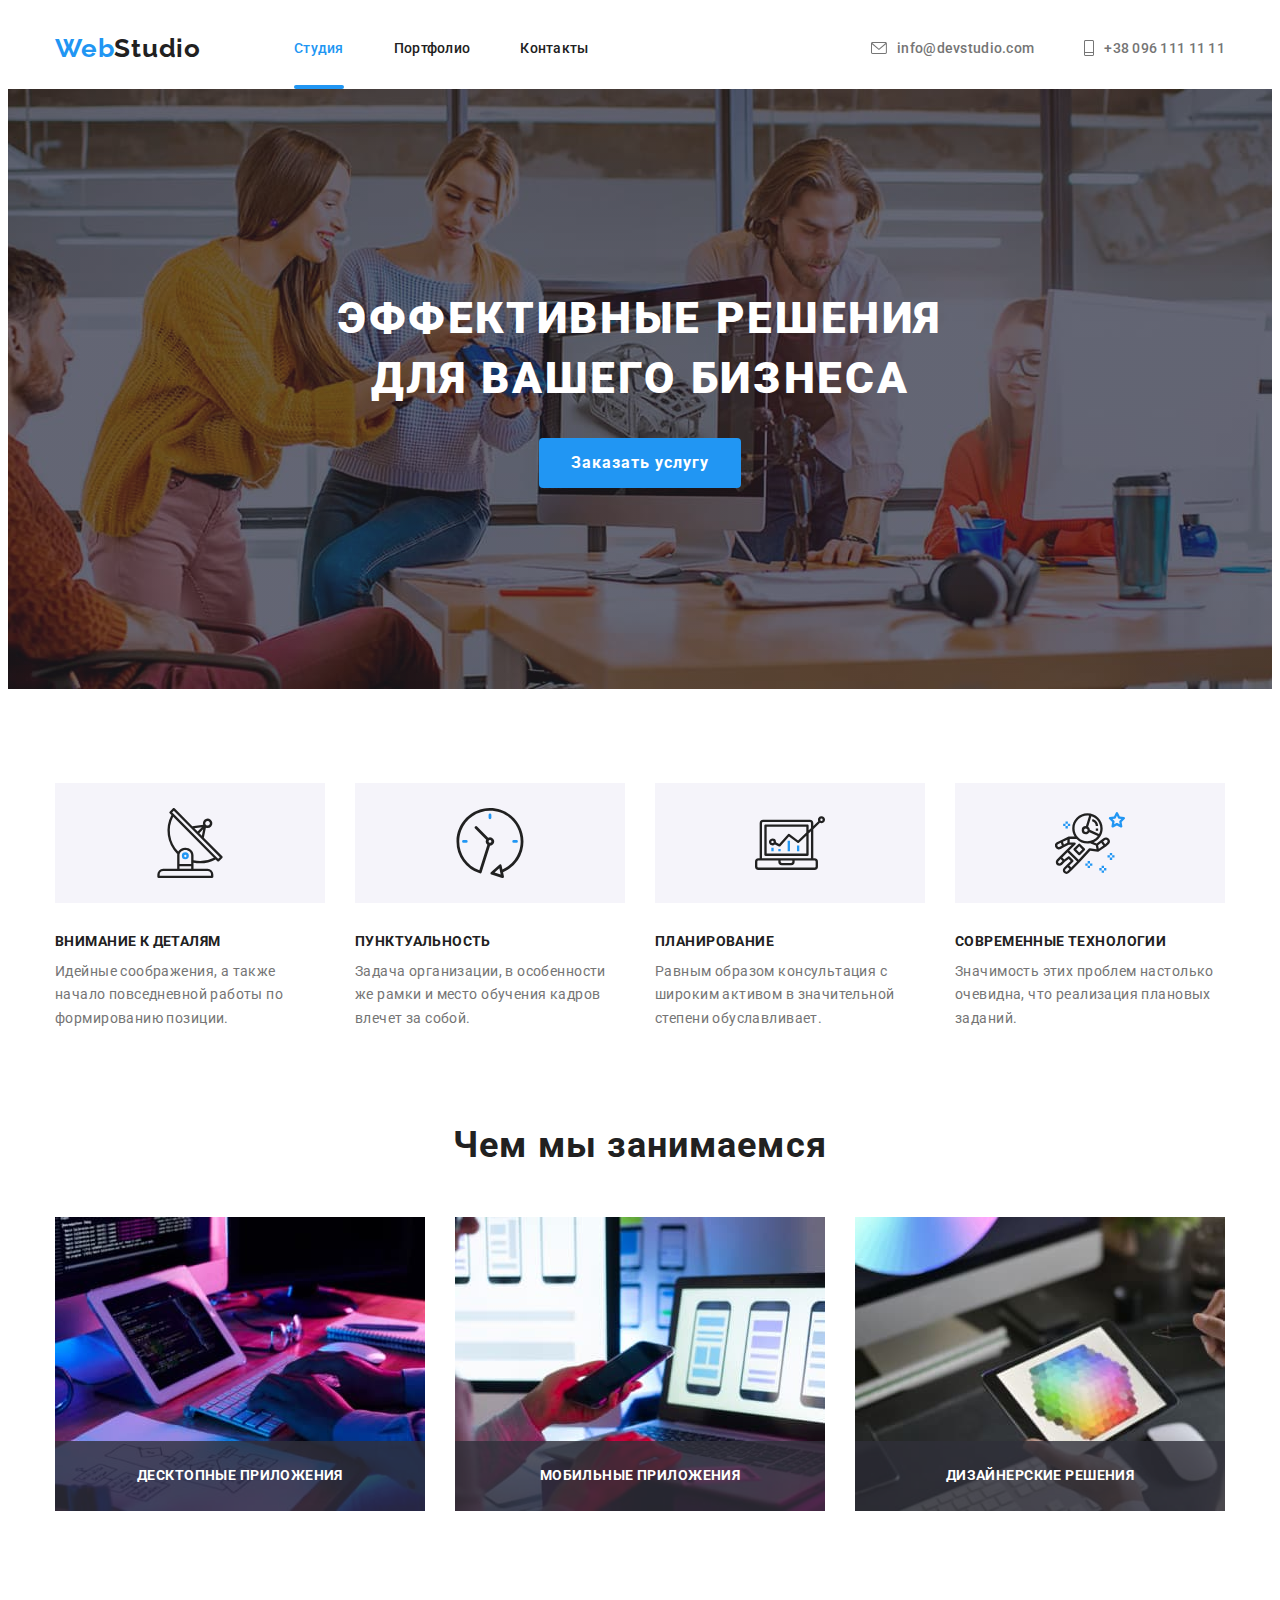
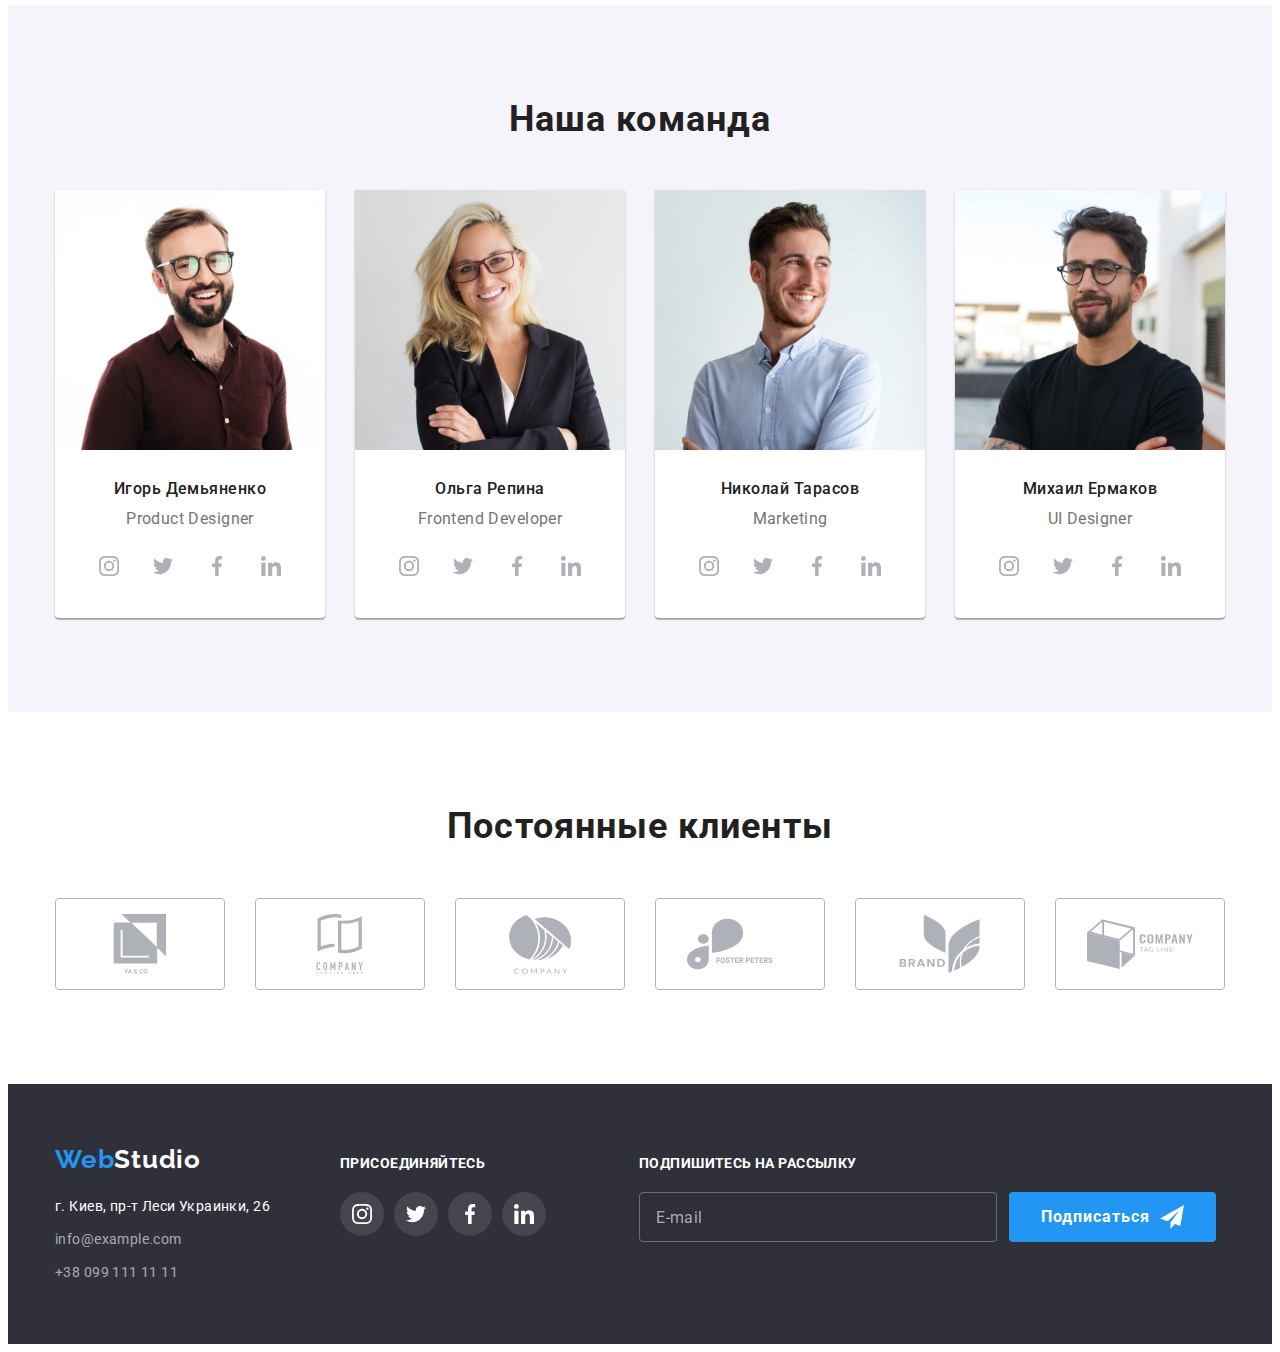
<file: index.html>
<!DOCTYPE html>
<html lang="ru">

<head>
    <meta charset="UTF-8">
    <meta http-equiv="X-UA-Compatible" content="IE=edge">
    <meta name="viewport" content="width=device-width, initial-scale=1.0">
    <title>WebStudio</title>
    <link rel="preconnect" href="https://fonts.googleapis.com">
    <link rel="preconnect" href="https://fonts.gstatic.com" crossorigin>
    <link href="https://fonts.googleapis.com/css2?family=Raleway:wght@700&family=Roboto:wght@400;500;700;900&display=swap"
        rel="stylesheet">
    <link rel="stylesheet" href="https://cdnjs.cloudflare.com/ajax/libs/modern-normalize/1.1.0/modern-normalize.min.css"
        integrity="sha512-wpPYUAdjBVSE4KJnH1VR1HeZfpl1ub8YT/NKx4PuQ5NmX2tKuGu6U/JRp5y+Y8XG2tV+wKQpNHVUX03MfMFn9Q=="
        crossorigin="anonymous" referrerpolicy="no-referrer" />
    <link rel="stylesheet" href="./css/main.min.css">
    
</head>

<body>
    <header class="header">
       <div class="container nav">
            <nav class="header-nav">
                <!--logo-->
                <a class="logo" href="./index.html">Web<span>Studio</span></a>
                <!--nav-->
                <ul class="header-list">
                    <li><a class="link current" href="./index.html">Студия</a></li>
                    <li><a class="link" href="./portfolio.html">Портфолио</a></li>
                    <li><a class="link" href="#">Контакты</a></li>
                </ul>
            </nav>
            <!--contacts-->
            <ul class="header-list-contacts">
                <li>
                    <a class="link" href="mailto:info@devstudio.com">
                        <svg class="icon" width="16px" height="12px">
                           <use href="./images/sprite.svg#icon-mail"></use>
                        </svg>info@devstudio.com
                   </a>
                </li>
                <li>
                    <a class="link" href="tel:+380961111111">
                        <svg class="icon" width="10px" height="16px">
                            <use href="./images/sprite.svg#icon-tel"></use>
                        </svg>+38 096 111 11 11
                    </a>
                </li>
            </ul>
       </div>
    </header>
    <!--main-->
    <main class="main">
        <!--кнопка заказать услугу-->
        <section class="section-one overlay">
            <div class="container">
                <h1 class="section-one-title">Эффективные решения для вашего бизнеса</h1>
                <button class="button" type="button" data-modal-open>Заказать услугу</button>
            </div>
        </section>
        <!--плюсы и преимущества-->
        <section class="section-two">
           <div class="container">
                <!--скрытый заголовок-->
                <h2 class="section-two-title">Наши плюсы и преимущества</h2>
                <ul class="section-two-list">
                    <li>
                        <h3 class="title">Внимание к деталям</h3>
                        <p>Идейные соображения, а также начало повседневной работы по формированию позиции.</p>
                    </li>
                    <li>
                        <h3 class="title">Пунктуальность</h3>
                        <p>Задача организации, в особенности же рамки и место обучения кадров влечет за собой.</p>
                    </li>
                    <li>
                        <h3 class="title">Планирование</h3>
                        <p>Равным образом консультация с широким активом в значительной степени обуславливает.</p>
                    </li>
                    <li>
                        <h3 class="title">Современные технологии</h3>
                        <p>Значимость этих проблем настолько очевидна, что реализация плановых заданий.</p>
                    </li>
                </ul>
           </div>
        </section>
        <!--чем занимаемся-->
        <section class="section-three">
            <div class="container">
                <h2 class="section-three-title">Чем мы занимаемся</h2>
                <ul class="section-three-list">
                    <li>
                        <img src="./images/cod.jpg" alt="Процесс написания кода" width="370">
                        <p>Десктопные приложения</p>
                    </li>
                    <li>
                        <img src="./images/app.jpg" alt="Разработки приложений" width="370">
                        <p>Мобильные приложения</p>
                    </li>
                    <li>
                        <img src="./images/design.jpg" alt="Работа с дизайном" width="370">
                        <p>Дизайнерские решения</p>
                    </li>
                </ul>
            </div>
        </section>
        <!--команда-->
        <section class="section-four">
            <div class="container">
                <h2 class="section-four__title">Наша команда</h2>
                <ul class="section-four__list team">
                    <li class="team__card">
                        <img class="team__img" src="./images/ihor.jpg" alt="Игорь Демьяненко" width="270">
                        <div class="name">
                           <h3 class="team__title">Игорь Демьяненко</h3>
                           <p class="team__text">Product Designer</p>
                          <div class="soc">
                            <ul class="soc__list">
                                <li class="soc__item">
                                    <a class="soc__link" href="">
                                        <svg class="soc__icon">
                                            <use href="./images/sprite.svg#icon-instagram"></use>
                                        </svg>
                                    </a>
                                </li>
                                <li class="soc__item">
                                    <a class="soc__link" href="">
                                        <svg class="soc__icon">
                                            <use href="./images/sprite.svg#icon-twitter"></use>
                                        </svg>
                                    </a>
                                </li>
                                <li class="soc__item">
                                    <a class="soc__link" href="">
                                        <svg class="soc__icon">
                                            <use href="./images/sprite.svg#icon-facebook"></use>
                                        </svg>
                                    </a>
                                </li>
                                <li class="soc__item">
                                    <a class="soc__link" href="">
                                        <svg class="soc__icon">
                                            <use href="./images/sprite.svg#icon-linkedin"></use>
                                        </svg>
                                    </a>
                                </li>
                            </ul>
                         </div>
                    </div>
                        </li>
                    <li class="team__card">
                        <img class="team__img" src="./images/olga.jpg" alt="Ольга Репина" width="270">
                        <div class="name">
                           <h3 class="team__title">Ольга Репина</h3>
                           <p class="team__text">Frontend Developer</p>
                            <div class="soc">
                                <ul class="soc__list">
                                    <li class="soc__item">
                                        <a class="soc__link" href="">
                                            <svg class="soc__icon">
                                                <use href="./images/sprite.svg#icon-instagram"></use>
                                            </svg>
                                        </a>
                                    </li>
                                    <li class="soc__item">
                                        <a class="soc__link" href="">
                                            <svg class="soc__icon">
                                                <use href="./images/sprite.svg#icon-twitter"></use>
                                            </svg>
                                        </a>
                                    </li>
                                    <li class="soc__item">
                                        <a class="soc__link" href="">
                                            <svg class="soc__icon">
                                                <use href="./images/sprite.svg#icon-facebook"></use>
                                            </svg>
                                        </a>
                                    </li>
                                    <li class="soc__item">
                                        <a class="soc__link" href="">
                                            <svg class="soc__icon">
                                                <use href="./images/sprite.svg#icon-linkedin"></use>
                                            </svg>
                                        </a>
                                    </li>
                                </ul>
                            </div>
                        </div>
                    </li>
                    <li class="team__card">
                        <img class="team__img" src="./images/nikolai.jpg" alt="Николай Тарасов" width="270">
                        <div class="name">
                           <h3 class="team__title">Николай Тарасов</h3>
                           <p class="team__text">Marketing</p>
                            <div class="soc">
                                <ul class="soc__list">
                                    <li class="soc__item">
                                        <a class="soc__link" href="">
                                            <svg class="soc__icon">
                                                <use href="./images/sprite.svg#icon-instagram"></use>
                                            </svg>
                                        </a>
                                    </li>
                                    <li class="soc__item">
                                        <a class="soc__link" href="">
                                            <svg class="soc__icon">
                                                <use href="./images/sprite.svg#icon-twitter"></use>
                                            </svg>
                                        </a>
                                    </li>
                                    <li class="soc__item">
                                        <a class="soc__link" href="">
                                            <svg class="soc__icon">
                                                <use href="./images/sprite.svg#icon-facebook"></use>
                                            </svg>
                                        </a>
                                    </li>
                                    <li class="soc__item">
                                        <a class="soc__link" href="">
                                            <svg class="soc__icon">
                                                <use href="./images/sprite.svg#icon-linkedin"></use>
                                            </svg>
                                        </a>
                                    </li>
                                </ul>
                            </div>
                        </div>
                    </li>
                    <li class="team__card">
                        <img class="team__img" src="./images/mihailo.jpg" alt="Михаил Ермаков" width="270">
                        <div class="name">
                           <h3 class="team__title">Михаил Ермаков</h3>
                           <p class="team__text">UI Designer</p>
                            <div class="soc">
                                <ul class="soc__list">
                                    <li class="soc__item">
                                        <a class="soc__link" href="">
                                            <svg class="soc__icon">
                                                <use href="./images/sprite.svg#icon-instagram"></use>
                                            </svg>
                                        </a>
                                    </li>
                                    <li class="soc__item">
                                        <a class="soc__link" href="">
                                            <svg class="soc__icon">
                                                <use href="./images/sprite.svg#icon-twitter"></use>
                                            </svg>
                                        </a>
                                    </li>
                                    <li class="soc__item">
                                        <a class="soc__link" href="">
                                            <svg class="soc__icon">
                                                <use href="./images/sprite.svg#icon-facebook"></use>
                                            </svg>
                                        </a>
                                    </li>
                                    <li class="soc__item">
                                        <a class="soc__link" href="">
                                            <svg class="soc__icon">
                                                <use href="./images/sprite.svg#icon-linkedin"></use>
                                            </svg>
                                        </a>
                                    </li>
                                </ul>
                            </div>
                        </div>
                    </li>
                </ul>
             </div>
        </section>
        <!--клиенты-->
        <section class="section">
            <div class="container">
                <h1 class="section-title clients">Постоянные клиенты</h1>
                <div>
                    <ul class="clients-list">
                        <li class="clients-item">
                            <a class="clients-link" href="">
                                <svg class="clients-icon">
                                    <use href="./images/sprite.svg#icon-client-1"></use>
                                </svg>
                            </a>
                        </li>
                        <li class="clients-item">
                            <a class="clients-link" href="">
                                <svg class="clients-icon">
                                    <use href="./images/sprite.svg#icon-client-2"></use>
                                </svg>
                            </a>
                        </li>
                        <li class="clients-item">
                            <a class="clients-link" href="">
                                <svg class="clients-icon">
                                    <use href="./images/sprite.svg#icon-client-3"></use>
                                </svg>
                            </a>
                        </li>
                        <li class="clients-item">
                            <a class="clients-link" href="">
                                <svg class="clients-icon">
                                    <use href="./images/sprite.svg#icon-client-4"></use>
                                </svg>
                            </a>
                        </li>
                        <li class="clients-item">
                            <a class="clients-link" href="">
                                <svg class="clients-icon">
                                    <use href="./images/sprite.svg#icon-client-5"></use>
                                </svg>
                            </a>
                        </li>
                        <li class="clients-item">
                            <a class="clients-link" href="">
                                <svg class="clients-icon">
                                    <use href="./images/sprite.svg#icon-client-6"></use>
                                </svg>
                            </a>
                        </li>
                    </ul>
                </div>
            </div>
        
        </section>
    </main>
    <!--footer-->
    <footer class="footer">
      <div class="container ftr">
            <div class="div-footer">
                <a class="logo-footer" href="./index.html">Web<span>Studio</span></a>
                <address>
                    <ul class="address">
                        <li><a class="link-address" href="https://goo.gl/maps/ifKrriMA3QEDocWd7">г. Киев, пр-т Леси Украинки, 26</a>
                            <br /></li>
                        <li><a class="link" href="mailto:info@example.com">info@example.com</a> <br /></li>
                        <li><a class="link" href="tel:+380991111111">+38 099 111 11 11</a></li>
                    </ul>
                </address>
            </div>
            <div class="div-footer-soc-links">
                <h2 class="title-footer-links">присоединяйтесь</h2>
                <ul class="soc-footer-list">
                    <li class="soc-footer-item">
                        <a class="soc-footer-link" href="">
                            <svg class="soc-footer-icon">
                                <use href="./images/sprite.svg#icon-instagram"></use>
                            </svg>
                        </a>
                    </li>
                    <li class="soc-footer-item">
                        <a class="soc-footer-link" href="">
                            <svg class="soc-footer-icon">
                                <use href="./images/sprite.svg#icon-twitter"></use>
                            </svg>
                        </a>
                    </li>
                    <li class="soc-footer-item">
                        <a class="soc-footer-link" href="">
                            <svg class="soc-footer-icon">
                                <use href="./images/sprite.svg#icon-facebook"></use>
                            </svg>
                        </a>
                    </li>
                    <li class="soc-footer-item">
                        <a class="soc-footer-link" href="">
                            <svg class="soc-footer-icon">
                                <use href="./images/sprite.svg#icon-linkedin"></use>
                            </svg>
                        </a>
                    </li>
                </ul>
            </div>
            <div class="submit">
                <h2 class="submit-form-title">Подпишитесь на рассылку</h2>
                <form class="submit-form">
                    <input type="email" class="submit-form-input" name="mail" placeholder="E-mail" />
                    <button type="submit" class="submit-form-button">Подписаться
                        <svg class="submit-form-icon" style="width: 24px; height: 24px">
                            <use href="./images/sprite.svg#icon-send"></use>
                        </svg>
                    </button>
                </form>
            </div>
      </div>
    </footer>

    <!--modal-->
    <div class="backdrop is-hidden" data-modal>
        <div class="modal">
            <form class="form">
                <h2 class="modal-title">Оставьте свои данные, мы вам перезвоним</h2>
                <ul class="form-list">
                    <li class="form-field">
                        <label for="name" class="form-label">Имя</label>
                        <input type="text" name="name" id="name" placeholder="" autofocus class="modal-input" />
                        <svg class="icon-modal" style="width: 12px; height: 12px">
                            <use href="./images/sprite.svg#icon-name"></use>
                        </svg>
                    </li>
                    <li class="form-field">
                        <label for="tel" class="form-label">Телефон</label>
                        <input type="tel" name="tel" id="tel" placeholder=" " class="modal-input" />
                        <svg class="icon-modal" style="width: 13px; height: 13px">
                            <use href="./images/sprite.svg#icon-number"></use>
                        </svg>
                    </li>
                    <li class="form-field">
                        <label for="mail" class="form-label">Почта</label>
                        <input type="email" name="mail" id="mail" placeholder=" " class="modal-input" />
                        <svg class="icon-modal" style="width: 15px; height: 12px">
                            <use href="./images/sprite.svg#icon-email"></use>
                        </svg>
                    </li>
                    <li class="form-field">
                        <label for="comment" class="form-label">Коментарий</label>
                        <textarea class="comment" name="comment" id="comment" rows="8" placeholder="Введите текст"></textarea>
                    </li>
                    <li class="form-field policy">
                        <label class="policy-label">
                            <input class="checkbox" type="checkbox" name="policy" value="true" />
                            <svg class="icon-modal-checkbox" style="width: 16px; height: 15px">
                                <use href="./images/sprite.svg#icon-check"></use>
                            </svg>
                            <span class="policy-text">Соглашаюсь с рассылкой и принимаю</span>
                            <a href="#" class="policy-link">Условия договора</a>
                        </label>
                    </li>
                </ul>
                <button type="submit" class="modal-button-submit">Отправить</button>
            </form>


            <button class="close-modal" type="button" data-modal-close>
                <svg class="close-svg">
                    <use href="./images/close.svg#icon-close"></use>
                </svg>
            </button>
        </div>
    </div>
    
    <script src="./js/modal.js"></script>
</body>

</html>
</file>
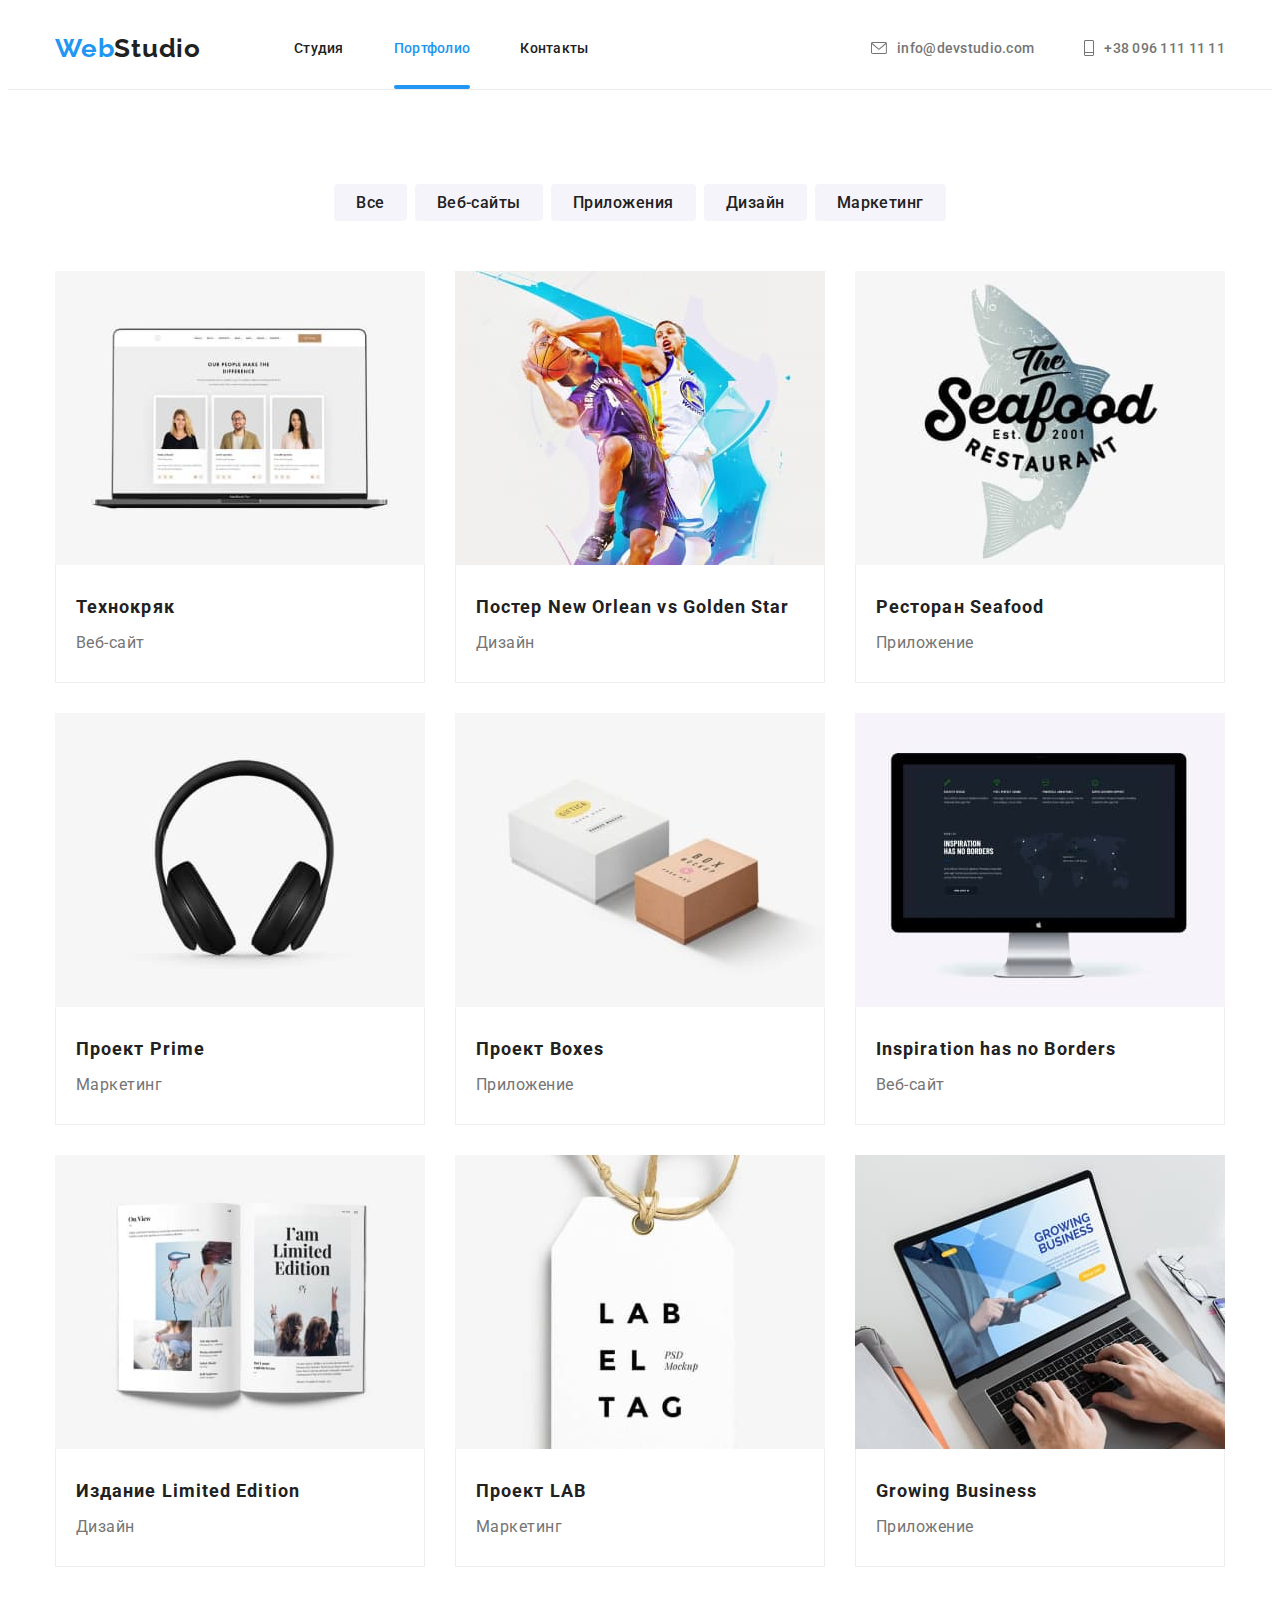
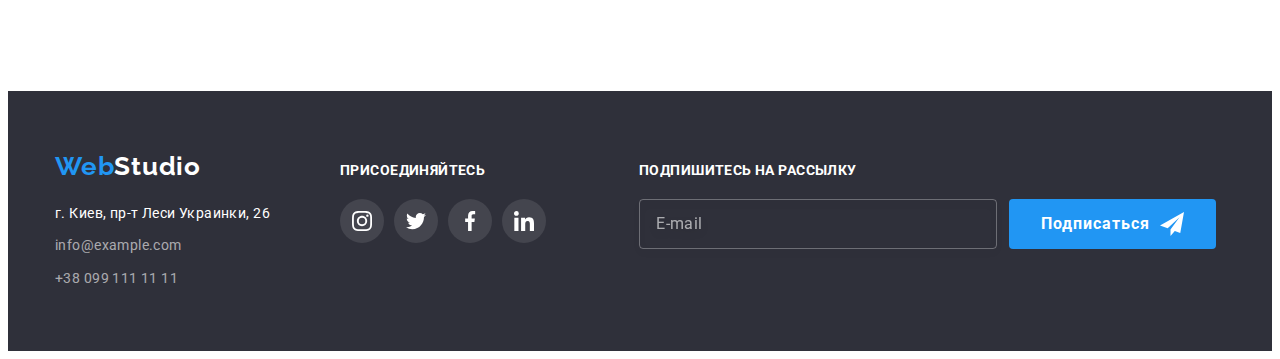
<file: portfolio.html>
<!DOCTYPE html>
<html lang="ru">

<head>
    <meta charset="UTF-8">
    <meta http-equiv="X-UA-Compatible" content="IE=edge">
    <meta name="viewport" content="width=device-width, initial-scale=1.0">
    <title>Portfolio</title>
    <link rel="preconnect" href="https://fonts.googleapis.com">
    <link rel="preconnect" href="https://fonts.gstatic.com" crossorigin>
    <link href="https://fonts.googleapis.com/css2?family=Raleway:wght@700&family=Roboto:wght@400;500;700;900&display=swap"
        rel="stylesheet">
    <link rel="stylesheet" href="https://cdnjs.cloudflare.com/ajax/libs/modern-normalize/1.1.0/modern-normalize.min.css"
        integrity="sha512-wpPYUAdjBVSE4KJnH1VR1HeZfpl1ub8YT/NKx4PuQ5NmX2tKuGu6U/JRp5y+Y8XG2tV+wKQpNHVUX03MfMFn9Q=="
        crossorigin="anonymous" referrerpolicy="no-referrer" />
    <link rel="stylesheet" href="./css/main.min.css">
</head>

<body>
    <header class="header">
       <div class="container nav">
            <nav class="header-nav">
                <!--logo-->
                <a class="logo" href="./index.html">Web<span>Studio</span></a>
                <!--nav-->
                <ul class="header-list">
                    <li><a class="link" href="./index.html">Студия</a></li>
                    <li><a class="link current" href="./portfolio.html">Портфолио</a></li>
                    <li><a class="link" href="#">Контакты</a></li>
                </ul>
            </nav>
            <!--contacts-->
            <ul class="header-list-contacts">
                <li>
                    <a class="link" href="mailto:info@devstudio.com">
                        <svg class="icon" width="16px" height="12px">
                            <use href="./images/sprite.svg#icon-mail"></use>
                        </svg>info@devstudio.com
                    </a>
                </li>
                <li>
                    <a class="link" href="tel:+380961111111">
                        <svg class="icon" width="10px" height="16px">
                            <use href="./images/sprite.svg#icon-tel"></use>
                        </svg>+38 096 111 11 11
                    </a>
                </li>
            </ul>
       </div>
    </header>
    <main class="portfolio-main">
        <section class="portfolio-section-one">
           <div class="container">
                <!--скрытый заголовок-->
                <h1 class="portfolio-section-one__title">Наши проекты</h1>
                <ul class="portfolio-section-one__list">
                    <li class="portfolio-section-one__item"><button class="portfolio-section-one__button" type="button">Все</button></li>
                    <li class="portfolio-section-one__item"><button class="portfolio-section-one__button" type="button">Веб-сайты</button></li>
                    <li class="portfolio-section-one__item"><button class="portfolio-section-one__button" type="button">Приложения</button></li>
                    <li class="portfolio-section-one__item"><button class="portfolio-section-one__button" type="button">Дизайн</button></li>
                    <li class="portfolio-section-one__item"><button class="portfolio-section-one__button" type="button">Маркетинг</button></li>
                </ul>
                <!--галерея-->
                <ul class="gallery">
                    <li class="gallery__card">
                        <a class="gallery__link" href="">
                            <div class="gallery__overlay">
                               <img class="gallery__img" src="./images/project-1.jpg" alt="Пример страницы сайта" width="370">
                               <p class="gallery__overlay-text">
                                Ресурс предлагает комплексные предложения с разным уровнем функционала и сервисов. Все это позволит посетителю
                                получить
                                исчерпывающие сведения о компании или частном лице.
                               </p>
                            </div>
                            <div class="gallery__borders">
                               <h2 class="gallery__title">Технокряк</h2>
                               <p class="gallery__text">Веб-сайт</p>
                            </div>
                        </a>
                    </li>
                    <li class="gallery__card">
                        <a class="gallery__link" href="">
                            <div class="gallery__overlay">
                                <img class="gallery__img" src="./images/project-2.jpg" alt="Два баскетболиста с мячом" width="370">
                                <p class="gallery__overlay-text">
                                    Ресурс предлагает комплексные предложения с разным уровнем функционала и сервисов. Все это позволит посетителю
                                    получить
                                    исчерпывающие сведения о компании или частном лице.
                                </p>
                            </div>
                            <div class="gallery__borders">
                               <h2 class="gallery__title">Постер New Orlean vs Golden Star</h2>
                               <p class="gallery__text">Дизайн</p>
                            </div>
                        </a>
                    </li>
                    <li class="gallery__card">
                        <a class="gallery__link" href="">
                            <div class="gallery__overlay">
                                <img class="gallery__img" src="./images/project-3.jpg" alt="Логотип рыбного ресторана" width="370">
                                <p class="gallery__overlay-text">
                                    Ресурс предлагает комплексные предложения с разным уровнем функционала и сервисов. Все это позволит посетителю
                                    получить
                                    исчерпывающие сведения о компании или частном лице.
                                </p>
                            </div>
                            <div class="gallery__borders">
                               <h2 class="gallery__title">Ресторан Seafood</h2>
                               <p class="gallery__text">Приложение</p>
                            </div>
                        </a>
                    </li>
                    <li class="gallery__card">
                        <a class="gallery__link" href="">
                            <div class="gallery__overlay">
                                <img class="gallery__img" src="./images/project-4.jpg" alt="Наушники" width="370">
                                <p class="gallery__overlay-text">
                                    Ресурс предлагает комплексные предложения с разным уровнем функционала и сервисов. Все это позволит посетителю
                                    получить
                                    исчерпывающие сведения о компании или частном лице.
                                </p>
                            </div>
                            <div class="gallery__borders">
                               <h2 class="gallery__title">Проект Prime</h2>
                               <p class="gallery__text">Маркетинг</p>
                            </div>
                        </a>
                    </li>
                    <li class="gallery__card">
                        <a class="gallery__link" href="">
                            <div class="gallery__overlay">
                                <img class="gallery__img" src="./images/project-5.jpg" alt="Две коробки" width="370">
                                <p class="gallery__overlay-text">
                                    Ресурс предлагает комплексные предложения с разным уровнем функционала и сервисов. Все это позволит посетителю
                                    получить
                                    исчерпывающие сведения о компании или частном лице.
                                </p>
                            </div>
                            <div class="gallery__borders">
                               <h2 class="gallery__title">Проект Boxes</h2>
                               <p class="gallery__text">Приложение</p>
                            </div>
                        </a>
                    </li>
                    <li class="gallery__card">
                        <a class="gallery__link" href="">
                            <div class="gallery__overlay">
                                <img class="gallery__img" src="./images/project-6.jpg" alt="Экран компьютера с примером страницы веб-сайта" width="370">
                                <p class="gallery__overlay-text">
                                    Ресурс предлагает комплексные предложения с разным уровнем функционала и сервисов. Все это позволит посетителю
                                    получить
                                    исчерпывающие сведения о компании или частном лице.
                                </p>
                            </div>
                            <div class="gallery__borders">
                               <h2 class="gallery__title">Inspiration has no Borders</h2>
                               <p class="gallery__text">Веб-сайт</p>
                            </div>
                        </a>
                    </li>
                    <li class="gallery__card">
                        <a class="gallery__link" href="">
                            <div class="gallery__overlay">
                                <img class="gallery__img" src="./images/project-7.jpg" alt="Открытый журнал" width="370">
                                <p class="gallery__overlay-text">
                                    Ресурс предлагает комплексные предложения с разным уровнем функционала и сервисов. Все это позволит посетителю
                                    получить
                                    исчерпывающие сведения о компании или частном лице.
                                </p>
                            </div>
                            <div class="gallery__borders">
                               <h2 class="gallery__title">Издание Limited Edition</h2>
                               <p class="gallery__text">Дизайн</p>
                            </div>
                        </a>
                    </li>
                    <li class="gallery__card">
                        <a class="gallery__link" href="">
                            <div class="gallery__overlay">
                                <img class="gallery__img" src="./images/project-8.jpg" alt="Пример дизайна бирки" width="370">
                                <p class="gallery__overlay-text">
                                    Ресурс предлагает комплексные предложения с разным уровнем функционала и сервисов. Все это позволит посетителю
                                    получить
                                    исчерпывающие сведения о компании или частном лице.
                                </p>
                            </div>
                            <div class="gallery__borders">
                               <h2 class="gallery__title">Проект LAB</h2>
                               <p class="gallery__text">Маркетинг</p>
                            </div>
                        </a>
                    </li>
                    <li class="gallery__card">
                        <a class="gallery__link" href="">
                            <div class="gallery__overlay">
                                <img class="gallery__img" src="./images/project-9.jpg" alt="Руки печатают на клавиатуре ноутбука, в котором открыт веб-сайт" width="370">
                                <p class="gallery__overlay-text">
                                    Ресурс предлагает комплексные предложения с разным уровнем функционала и сервисов. Все это позволит посетителю
                                    получить
                                    исчерпывающие сведения о компании или частном лице.
                                </p>
                            </div>
                                <div class="gallery__borders">
                               <h2 class="gallery__title">Growing Business</h2>
                               <p class="gallery__text">Приложение</p>
                            </div>
                        </a>
                    </li>
                </ul>
           </div>
           
        </section>
    </main>
    <!--footer-->
    <footer class="footer">
        <div class="container ftr">
            <div class="div-footer">
                <a class="logo-footer" href="./index.html">Web<span>Studio</span></a>
                <address>
                    <ul class="address">
                        <li><a class="link-address" href="https://goo.gl/maps/ifKrriMA3QEDocWd7">г. Киев, пр-т Леси
                                Украинки, 26</a>
                            <br />
                        </li>
                        <li><a class="link" href="mailto:info@example.com">info@example.com</a> <br /></li>
                        <li><a class="link" href="tel:+380991111111">+38 099 111 11 11</a></li>
                    </ul>
                </address>
            </div>
            <div class="div-footer-soc-links">
                <h2 class="title-footer-links">присоединяйтесь</h2>
                <ul class="soc-footer-list">
                    <li class="soc-footer-item">
                        <a class="soc-footer-link" href="">
                            <svg class="soc-footer-icon">
                                <use href="./images/sprite.svg#icon-instagram"></use>
                            </svg>
                        </a>
                    </li>
                    <li class="soc-footer-item">
                        <a class="soc-footer-link" href="">
                            <svg class="soc-footer-icon">
                                <use href="./images/sprite.svg#icon-twitter"></use>
                            </svg>
                        </a>
                    </li>
                    <li class="soc-footer-item">
                        <a class="soc-footer-link" href="">
                            <svg class="soc-footer-icon">
                                <use href="./images/sprite.svg#icon-facebook"></use>
                            </svg>
                        </a>
                    </li>
                    <li class="soc-footer-item">
                        <a class="soc-footer-link" href="">
                            <svg class="soc-footer-icon">
                                <use href="./images/sprite.svg#icon-linkedin"></use>
                            </svg>
                        </a>
                    </li>
                </ul>
            </div>
            <div class="submit">
                <h2 class="submit-form-title">Подпишитесь на рассылку</h2>
                <form class="submit-form">
                    <input type="email" class="submit-form-input" name="mail" placeholder="E-mail" />
                    <button type="submit" class="submit-form-button">Подписаться
                        <svg class="submit-form-icon" style="width: 24px; height: 24px">
                            <use href="./images/sprite.svg#icon-send"></use>
                        </svg>
                    </button>
                </form>
            </div>
        </div>
    </footer>
</body>

</html>
</file>
<file: css/main.min.css>
:root{--primary-text-color: #757575;--secondary-text-color: #212121;--accent-color: #2196f3;--white-color: #ffffff;--footer-secondary-text-color: rgba(255, 255, 255, 0.6);--background-fon: #2f303a;--background-btn-main: #188ce8;--background-section-four: #f5f4fa;--portfolio-main-border: #ececec;--list-img-border: #eeeeee;--background-btn-portfoliio: #f5f4fa;--link-color: #afb1b8;--background-img: rgba(47, 48, 58, 0.8)}html{-webkit-box-sizing:border-box;box-sizing:border-box}*,*::before,*::after{-webkit-box-sizing:inherit;box-sizing:inherit}body{font-family:"Roboto","sans-serif";font-size:14px;letter-spacing:.03em;color:var(--primary-text-color);background-color:var(--white-color)}ul{list-style:none;padding:0px;margin:0px}a{text-decoration:none}h1,h2,h3,h4,h5,h6,p{margin:0}img{display:block;max-width:100%;height:auto}.section-one,.section-two,.section-three,.section-four,.portfolio-section-one,.section{padding-top:94px;padding-bottom:94px}.section-two-title,.portfolio-section-one__title,.checkbox{position:absolute;width:1px;height:1px;margin:-1px;border:0;padding:0;white-space:nowrap;-webkit-clip-path:inset(100%);clip-path:inset(100%);clip:rect(0 0 0 0);overflow:hidden}.container{width:1200px;margin-right:auto;margin-left:auto;padding-left:15px;padding-right:15px}.section-one button,.modal-button-submit,.submit-form-button{color:var(--white-color);background-color:var(--accent-color);font-family:inherit;font-weight:700;font-size:16px;line-height:1.87;display:-webkit-box;display:-ms-flexbox;display:flex;-webkit-box-align:center;-ms-flex-align:center;align-items:center;-webkit-box-pack:center;-ms-flex-pack:center;justify-content:center;letter-spacing:.06em;cursor:pointer;min-width:200px;border-radius:4px;padding:10px 32px;border:0px;margin-left:auto;margin-right:auto;-webkit-transition-property:background-color,-webkit-box-shadow;transition-property:background-color,-webkit-box-shadow;transition-property:background-color,box-shadow;transition-property:background-color,box-shadow,-webkit-box-shadow;-webkit-transition-duration:250ms;transition-duration:250ms;-webkit-transition-timing-function:cubic-bezier(0.4, 0, 0.2, 1);transition-timing-function:cubic-bezier(0.4, 0, 0.2, 1)}.section-one button:hover,.section-one button:focus,.modal-button-submit:hover,.modal-button-submit:focus,.submit-form-button:hover,.submit-form-button:focus{background-color:var(--background-btn-main);-webkit-box-shadow:0px 4px 4px rgba(0,0,0,.15);box-shadow:0px 4px 4px rgba(0,0,0,.15);border-radius:4px}.section-two-title,.section-three-title,.section-four__title,.portfolio-section-one__title,.section-title{color:var(--secondary-text-color);font-weight:700;font-size:36px;line-height:1.16;text-align:center;letter-spacing:.03em}.portfolio-main{border-top:1px solid var(--portfolio-main-border)}.portfolio-section-one__list{display:-webkit-box;display:-ms-flexbox;display:flex;-webkit-box-pack:center;-ms-flex-pack:center;justify-content:center;margin-bottom:50px}.portfolio-section-one__item+.portfolio-section-one__item{margin-left:8px}.portfolio-section-one__button{color:var(--secondary-text-color);background-color:var(--background-btn-portfoliio);cursor:pointer;font-family:inherit;font-weight:500;font-size:16px;line-height:1.6;text-align:center;letter-spacing:.03em;display:inline-block;border-radius:4px;padding:6px 22px;border:0px;-webkit-transition-property:background-color,color,-webkit-box-shadow;transition-property:background-color,color,-webkit-box-shadow;transition-property:background-color,color,box-shadow;transition-property:background-color,color,box-shadow,-webkit-box-shadow;-webkit-transition-duration:250ms;transition-duration:250ms;-webkit-transition-timing-function:cubic-bezier(0.4, 0, 0.2, 1);transition-timing-function:cubic-bezier(0.4, 0, 0.2, 1)}.portfolio-section-one__button:hover,.portfolio-section-one__button:focus{background-color:var(--accent-color);color:var(--white-color);-webkit-box-shadow:0px 3px 1px rgba(0,0,0,.1),0px 1px 2px rgba(0,0,0,.08),0px 2px 2px rgba(0,0,0,.12);box-shadow:0px 3px 1px rgba(0,0,0,.1),0px 1px 2px rgba(0,0,0,.08),0px 2px 2px rgba(0,0,0,.12);border-radius:4px}.nav{display:-webkit-box;display:-ms-flexbox;display:flex}.header-nav{display:-webkit-box;display:-ms-flexbox;display:flex;-webkit-box-align:center;-ms-flex-align:center;align-items:center}.header-list .link{position:relative;color:var(--secondary-text-color);font-weight:500;font-size:14px;line-height:1.2;letter-spacing:.02em;text-decoration:none;display:block;padding:32px 0;-webkit-transition-property:color;transition-property:color;-webkit-transition-duration:250ms;transition-duration:250ms;-webkit-transition-timing-function:cubic-bezier(0.4, 0, 0.2, 1);transition-timing-function:cubic-bezier(0.4, 0, 0.2, 1)}.header-list .link:hover,.header-list .link:focus{color:var(--accent-color)}.header-list .link.current{color:var(--accent-color)}.header-list .link.current::after{content:"";position:absolute;width:100%;height:4px;background-color:var(--accent-color);bottom:0;left:0;border-radius:2px}.header-list{display:-webkit-box;display:-ms-flexbox;display:flex;margin-left:93px}.header-list li+li,.header-list-contacts li+li{margin-left:50px}.header-list-contacts{display:-webkit-box;display:-ms-flexbox;display:flex;-webkit-box-align:center;-ms-flex-align:center;align-items:center;margin-left:auto}.header-list-contacts .link{color:var(--primary-text-color);font-weight:500;font-size:14px;line-height:1.2;letter-spacing:.02em;text-decoration:none;display:-webkit-box;display:-ms-flexbox;display:flex;-webkit-box-align:center;-ms-flex-align:center;align-items:center;-webkit-transition-property:color;transition-property:color;-webkit-transition-duration:250ms;transition-duration:250ms;-webkit-transition-timing-function:cubic-bezier(0.4, 0, 0.2, 1);transition-timing-function:cubic-bezier(0.4, 0, 0.2, 1)}.header-list-contacts .link:hover,.header-list-contacts .link:focus{color:var(--accent-color)}.header-list-contacts .icon{margin-right:10px;fill:currentColor}.logo{color:var(--accent-color);font-family:"Raleway","sans-serif";font-weight:700;font-size:26px;line-height:1.19;letter-spacing:.03em;text-decoration:none}.logo span{color:var(--secondary-text-color)}.section-one-title{color:var(--white-color);font-weight:900;font-size:44px;line-height:1.36;text-align:center;letter-spacing:.06em;text-transform:uppercase;max-width:696px;margin-bottom:30px;margin-left:auto;margin-right:auto}.section-one{background-color:var(--background-fon);text-align:center;padding:200px 0}.overlay{max-width:1600px;height:600px;margin-right:auto;margin-left:auto;background-image:-webkit-gradient(linear, left top, left bottom, from(rgba(47, 48, 58, 0.4)), to(rgba(47, 48, 58, 0.4))),url(../images/background.jpg);background-image:linear-gradient(rgba(47, 48, 58, 0.4), rgba(47, 48, 58, 0.4)),url(../images/background.jpg);background-repeat:no-repeat;background-position:center;background-size:cover}.section-two-list{display:-webkit-box;display:-ms-flexbox;display:flex}.section-two-list li+li{margin-left:30px}.section-two-list li{width:270px}.section-two-list li::before{display:block;content:"";height:120px;background-repeat:no-repeat;background-position:center;background-color:var(--background-section-four);margin-bottom:30px}.section-two-list li:nth-child(1)::before{background-image:url(../images/antenna.svg)}.section-two-list li:nth-child(2)::before{background-image:url(../images/clock.svg)}.section-two-list li:nth-child(3)::before{background-image:url(../images/diagram.svg)}.section-two-list li:nth-child(4)::before{background-image:url(../images/astronaut.svg)}.section-two-list .title{color:var(--secondary-text-color);font-weight:700;font-size:14px;line-height:1.2;letter-spacing:.03em;text-transform:uppercase;margin-bottom:10px}.section-two-list p{font-size:14px;line-height:1.7;letter-spacing:.03em}.section-three{padding-top:0}.section-three-title{margin-bottom:50px}.section-three-list{display:-webkit-box;display:-ms-flexbox;display:flex}.section-three-list li+li{margin-left:30px}.section-three-list li{position:relative}.section-three-list p{position:absolute;display:-webkit-box;display:-ms-flexbox;display:flex;-webkit-box-pack:center;-ms-flex-pack:center;justify-content:center;-webkit-box-align:center;-ms-flex-align:center;align-items:center;height:70px;width:100%;bottom:0;background-color:var(--background-img);font-weight:700;line-height:1.14;text-transform:uppercase;color:var(--white-color)}.section-four{background-color:var(--background-section-four)}.section-four__title{margin-bottom:50px}.section-four__list{display:-webkit-box;display:-ms-flexbox;display:flex}.team__card+.team__card{margin-left:30px}.team__card{background-color:var(--white-color);text-align:center;width:270px;-webkit-box-shadow:0px 1px 3px rgba(0,0,0,.12),0px 1px 1px rgba(0,0,0,.14),0px 2px 1px rgba(0,0,0,.2);box-shadow:0px 1px 3px rgba(0,0,0,.12),0px 1px 1px rgba(0,0,0,.14),0px 2px 1px rgba(0,0,0,.2);border-radius:0px 0px 4px 4px}.team__title{color:var(--secondary-text-color);font-weight:500;font-size:16px;line-height:1.18;letter-spacing:.03em;margin-bottom:10px}.name{padding:30px 0}.team__text{font-size:16px;margin-bottom:16px}.soc__list{display:-webkit-box;display:-ms-flexbox;display:flex;-webkit-box-pack:center;-ms-flex-pack:center;justify-content:center;-webkit-box-align:center;-ms-flex-align:center;align-items:center}.soc__item{display:-webkit-box;display:-ms-flexbox;display:flex;-webkit-box-align:center;-ms-flex-align:center;align-items:center;-webkit-box-pack:center;-ms-flex-pack:center;justify-content:center}.soc__item+.soc__item{margin-left:10px}.soc__link{color:var(--link-color);width:44px;height:44px;background-color:var(--white-color);border-radius:50%;display:-webkit-box;display:-ms-flexbox;display:flex;-webkit-box-align:center;-ms-flex-align:center;align-items:center;-webkit-box-pack:center;-ms-flex-pack:center;justify-content:center;-webkit-transition-property:color,background-color;transition-property:color,background-color;-webkit-transition-duration:250ms;transition-duration:250ms;-webkit-transition-timing-function:cubic-bezier(0.4, 0, 0.2, 1);transition-timing-function:cubic-bezier(0.4, 0, 0.2, 1)}.soc__link:hover,.soc__link:focus{color:var(--white-color);background-color:var(--accent-color)}.soc__icon{width:20px;height:20px;fill:currentColor}.clients-list{display:-webkit-box;display:-ms-flexbox;display:flex}.clients-icon{width:106px;height:60px;fill:currentColor}.clients-item{display:-webkit-box;display:-ms-flexbox;display:flex}.clients-item+.clients-item{margin-left:30px}.clients-link{color:var(--link-color);border:1px solid var(--link-color);border-radius:4px;width:170px;height:92px;display:-webkit-box;display:-ms-flexbox;display:flex;-webkit-box-align:center;-ms-flex-align:center;align-items:center;-webkit-box-pack:center;-ms-flex-pack:center;justify-content:center;-webkit-transition-property:color,border-color;transition-property:color,border-color;-webkit-transition-duration:250ms;transition-duration:250ms;-webkit-transition-timing-function:cubic-bezier(0.4, 0, 0.2, 1);transition-timing-function:cubic-bezier(0.4, 0, 0.2, 1)}.clients-link:hover,.clients-link:focus{color:var(--accent-color);border-color:var(--accent-color)}.section-title.clients{margin-bottom:50px}.gallery{display:-webkit-box;display:-ms-flexbox;display:flex;-ms-flex-wrap:wrap;flex-wrap:wrap;margin-left:-30px}.gallery__card{width:calc(33.3333333333% - 30px);margin-left:30px;margin-bottom:30px;background-color:var(--white-color)}.gallery__title{font-weight:700;font-size:18px;line-height:2;letter-spacing:.06em;color:var(--secondary-text-color);margin-bottom:4px}.gallery__text{font-size:16px;line-height:1.8;letter-spacing:.03em;color:var(--primary-text-color)}.gallery__borders{padding:24px 20px;border-bottom:1px solid var(--list-img-border);border-left:1px solid var(--list-img-border);border-right:1px solid var(--list-img-border)}.gallery__link{display:block;-webkit-transition-property:-webkit-box-shadow;transition-property:-webkit-box-shadow;transition-property:box-shadow;transition-property:box-shadow, -webkit-box-shadow;-webkit-transition-duration:250ms;transition-duration:250ms;-webkit-transition-timing-function:cubic-bezier(0.4, 0, 0.2, 1);transition-timing-function:cubic-bezier(0.4, 0, 0.2, 1)}.gallery__link:hover,.gallery__link:focus{-webkit-box-shadow:0px 1px 1px rgba(0,0,0,.12),0px 4px 4px rgba(0,0,0,.06),1px 4px 6px rgba(0,0,0,.16);box-shadow:0px 1px 1px rgba(0,0,0,.12),0px 4px 4px rgba(0,0,0,.06),1px 4px 6px rgba(0,0,0,.16)}.gallery__overlay{position:relative;display:-webkit-box;display:-ms-flexbox;display:flex;overflow:hidden;-webkit-box-pack:center;-ms-flex-pack:center;justify-content:center;-webkit-box-align:center;-ms-flex-align:center;align-items:center}.gallery__overlay::after{content:"";position:absolute;width:100%;height:100%;background-color:rgba(33,150,243,.9);-webkit-transform:translateY(295px);transform:translateY(295px);-webkit-transition-property:-webkit-transform;transition-property:-webkit-transform;transition-property:transform;transition-property:transform, -webkit-transform;-webkit-transition-duration:250ms;transition-duration:250ms;-webkit-transition-timing-function:cubic-bezier(0.4, 0, 0.2, 1);transition-timing-function:cubic-bezier(0.4, 0, 0.2, 1)}.gallery__overlay-text{position:absolute;-webkit-transform:translateY(295px);transform:translateY(295px);-webkit-transition-property:-webkit-transform;transition-property:-webkit-transform;transition-property:transform;transition-property:transform, -webkit-transform;-webkit-transition-duration:250ms;transition-duration:250ms;-webkit-transition-timing-function:cubic-bezier(0.4, 0, 0.2, 1);transition-timing-function:cubic-bezier(0.4, 0, 0.2, 1);font-size:18px;line-height:1.55;letter-spacing:.03em;color:var(--white-color);z-index:1;padding:63px 24px}.gallery__link:hover .gallery__overlay::after{-webkit-transform:translateY(0px);transform:translateY(0px)}.gallery__link:focus .gallery__overlay::after{-webkit-transform:translateY(0px);transform:translateY(0px)}.gallery__link:hover .gallery__overlay-text{-webkit-transform:translateY(0px);transform:translateY(0px)}.gallery__link:focus .gallery__overlay-text{-webkit-transform:translateY(0px);transform:translateY(0px)}.footer{background-color:var(--background-fon);padding:60px 0}.logo-footer{color:var(--accent-color);font-family:"Raleway","sans-serif";font-weight:700;font-size:26px;line-height:1.19;letter-spacing:.03em;text-decoration:none;display:block;margin-bottom:20px}.logo-footer span{color:var(--white-color)}.address li+li{margin-top:9px}.address .link-address{color:var(--white-color);font-size:14px;line-height:1.7;letter-spacing:.03em;text-decoration:none;font-style:normal;-webkit-transition-property:color;transition-property:color;-webkit-transition-duration:250ms;transition-duration:250ms;-webkit-transition-timing-function:cubic-bezier(0.4, 0, 0.2, 1);transition-timing-function:cubic-bezier(0.4, 0, 0.2, 1)}.address .link-address:hover,.address .link-address:focus{color:var(--accent-color)}.address .link{color:var(--footer-secondary-text-color);font-size:14px;line-height:1.7;letter-spacing:.03em;text-decoration:none;font-style:normal;-webkit-transition-property:color;transition-property:color;-webkit-transition-duration:250ms;transition-duration:250ms;-webkit-transition-timing-function:cubic-bezier(0.4, 0, 0.2, 1);transition-timing-function:cubic-bezier(0.4, 0, 0.2, 1)}.address .link:hover,.address .link:focus{color:var(--accent-color)}.ftr{display:-webkit-box;display:-ms-flexbox;display:flex;-webkit-box-align:baseline;-ms-flex-align:baseline;align-items:baseline}.div-footer{display:-webkit-box;display:-ms-flexbox;display:flex;-webkit-box-orient:vertical;-webkit-box-direction:normal;-ms-flex-direction:column;flex-direction:column}.div-footer-soc-links{display:-webkit-box;display:-ms-flexbox;display:flex;-webkit-box-orient:vertical;-webkit-box-direction:normal;-ms-flex-direction:column;flex-direction:column;margin-left:70px}.soc-footer-list{display:-webkit-box;display:-ms-flexbox;display:flex}.title-footer-links,.submit-form-title{font-size:14px;font-weight:700;line-height:1.14;letter-spacing:.03em;text-transform:uppercase;color:var(--white-color);margin-bottom:20px}.soc-footer-item+.soc-footer-item{margin-left:10px}.soc-footer-link{display:-webkit-box;display:-ms-flexbox;display:flex;width:44px;height:44px;-webkit-box-align:center;-ms-flex-align:center;align-items:center;-webkit-box-pack:center;-ms-flex-pack:center;justify-content:center;border-radius:50%;background-color:rgba(255,255,255,.1);color:var(--white-color);-webkit-transition-property:background-color;transition-property:background-color;-webkit-transition-duration:250ms;transition-duration:250ms;-webkit-transition-timing-function:cubic-bezier(0.4, 0, 0.2, 1);transition-timing-function:cubic-bezier(0.4, 0, 0.2, 1)}.soc-footer-link:hover,.soc-footer-link:focus{background-color:var(--accent-color)}.soc-footer-icon{width:20px;height:20px;fill:currentColor}.submit{margin-left:93px}.submit-form{display:-webkit-box;display:-ms-flexbox;display:flex;-webkit-box-orient:horizontal;-webkit-box-direction:normal;-ms-flex-direction:row;flex-direction:row}.submit-form-input{width:358px;height:50px;outline:none;border:1px solid rgba(255,255,255,.3);-webkit-filter:drop-shadow(0px 4px 4px rgba(0, 0, 0, 0.15));filter:drop-shadow(0px 4px 4px rgba(0, 0, 0, 0.15));border-radius:4px;padding:15px 16px;background-color:rgba(0,0,0,0);font-family:Roboto;font-style:normal;font-weight:400;font-size:16px;line-height:20px;letter-spacing:.03em;color:rgba(255,255,255,.6);-webkit-transition:border-color 250ms cubic-bezier(0.4, 0, 0.2, 1);transition:border-color 250ms cubic-bezier(0.4, 0, 0.2, 1)}.submit-form-input:hover,.submit-form-input:focus{border-color:var(--accent-color)}.submit-form-input::-webkit-input-placeholder{background-color:rgba(0,0,0,0);font-family:Roboto;font-style:normal;font-weight:400;font-size:16px;line-height:20px;letter-spacing:.03em;color:rgba(255,255,255,.6)}.submit-form-input::-moz-placeholder{background-color:rgba(0,0,0,0);font-family:Roboto;font-style:normal;font-weight:400;font-size:16px;line-height:20px;letter-spacing:.03em;color:rgba(255,255,255,.6)}.submit-form-input:-ms-input-placeholder{background-color:rgba(0,0,0,0);font-family:Roboto;font-style:normal;font-weight:400;font-size:16px;line-height:20px;letter-spacing:.03em;color:rgba(255,255,255,.6)}.submit-form-input::-ms-input-placeholder{background-color:rgba(0,0,0,0);font-family:Roboto;font-style:normal;font-weight:400;font-size:16px;line-height:20px;letter-spacing:.03em;color:rgba(255,255,255,.6)}.submit-form-input::placeholder{background-color:rgba(0,0,0,0);font-family:Roboto;font-style:normal;font-weight:400;font-size:16px;line-height:20px;letter-spacing:.03em;color:rgba(255,255,255,.6)}.submit-form-button{margin-left:12px}.submit-form-icon{margin-left:10px;fill:var(--white-color)}.backdrop{position:fixed;top:0;left:0;background-color:rgba(0,0,0,.2);width:100%;height:100%;opacity:1;-webkit-transition-property:opacity;transition-property:opacity;-webkit-transition-duration:250ms;transition-duration:250ms;-webkit-transition-timing-function:cubic-bezier(0.4, 0, 0.2, 1);transition-timing-function:cubic-bezier(0.4, 0, 0.2, 1)}.backdrop.is-hidden{opacity:0;pointer-events:none}.backdrop.is-hidden .modal{-webkit-transform:translate(-50%, -50%) scale(0.6);transform:translate(-50%, -50%) scale(0.6)}.modal{width:528px;height:581px;background-color:var(--white-color);position:absolute;top:50%;left:50%;-webkit-transform:translate(-50%, -50%) scale(1);transform:translate(-50%, -50%) scale(1);-webkit-transition-property:-webkit-transform;transition-property:-webkit-transform;transition-property:transform;transition-property:transform, -webkit-transform;-webkit-transition-duration:250ms;transition-duration:250ms;-webkit-transition-timing-function:cubic-bezier(0.4, 0, 0.2, 1);transition-timing-function:cubic-bezier(0.4, 0, 0.2, 1);display:-webkit-box;display:-ms-flexbox;display:flex;-webkit-box-orient:vertical;-webkit-box-direction:normal;-ms-flex-direction:column;flex-direction:column;padding:40px}.close-modal{position:absolute;top:0;right:0;margin-top:8px;margin-right:8px;display:block;width:30px;height:30px;border-radius:50%;border:1px solid rgba(0,0,0,.1);background-color:rgba(0,0,0,0);cursor:pointer;-webkit-transition-property:color;transition-property:color;-webkit-transition-duration:250ms;transition-duration:250ms;-webkit-transition-timing-function:cubic-bezier(0.4, 0, 0.2, 1);transition-timing-function:cubic-bezier(0.4, 0, 0.2, 1)}.close-modal:hover{color:var(--accent-color)}.close-svg{width:100%;height:100%;fill:currentColor}.modal-title{margin:0;margin-bottom:12px;font-family:Roboto;font-style:normal;font-weight:700;font-size:20px;line-height:1.15;text-align:center;letter-spacing:.03em;color:var(--secondary-text-color)}.form-list{margin:0;padding:0}.form-field{display:-webkit-box;display:-ms-flexbox;display:flex;position:relative;-webkit-box-orient:vertical;-webkit-box-direction:normal;-ms-flex-direction:column;flex-direction:column;margin-bottom:10px}.form-field:nth-last-child(2){margin-bottom:20px}.form-field:last-child{margin-bottom:30px}.icon-modal{position:absolute;top:65%;left:14px;-webkit-transform:translateY(-50%);transform:translateY(-50%);fill:var(--secondary-text-color);display:inline-block;-webkit-transition:fill 250ms cubic-bezier(0.4, 0, 0.2, 1);transition:fill 250ms cubic-bezier(0.4, 0, 0.2, 1)}.form-label{margin-bottom:4px;font-family:Roboto;font-style:normal;font-weight:400;font-size:12px;line-height:1.14;letter-spacing:.01em;color:var(--primary-text-color)}.form-field.policy{-webkit-box-orient:horizontal;-webkit-box-direction:normal;-ms-flex-direction:row;flex-direction:row;-webkit-box-align:center;-ms-flex-align:center;align-items:center;-webkit-box-pack:center;-ms-flex-pack:center;justify-content:center}.modal-input{width:448px;height:40px;margin:0;padding:0px 11px 0px 42px;outline:none;border:1px solid rgba(33,33,33,.2);border-radius:4px;-webkit-transition:border-color 250ms cubic-bezier(0.4, 0, 0.2, 1),fill 250ms cubic-bezier(0.4, 0, 0.2, 1);transition:border-color 250ms cubic-bezier(0.4, 0, 0.2, 1),fill 250ms cubic-bezier(0.4, 0, 0.2, 1)}.modal-input:focus,.modal-input:hover{border-color:var(--accent-color)}.modal-input:focus+.icon-modal,.modal-input:hover+.icon-modal{fill:var(--accent-color)}.icon-modal-checkbox{display:block;content:"";margin-right:7px;border:2px solid #2a2a2a;border-radius:1.78px;fill:rgba(0,0,0,0);-webkit-transition:border-color 250ms cubic-bezier(0.4, 0, 0.2, 1),background-color 250ms cubic-bezier(0.4, 0, 0.2, 1),fill 250ms cubic-bezier(0.4, 0, 0.2, 1);transition:border-color 250ms cubic-bezier(0.4, 0, 0.2, 1),background-color 250ms cubic-bezier(0.4, 0, 0.2, 1),fill 250ms cubic-bezier(0.4, 0, 0.2, 1)}.checkbox:hover+.icon-modal-checkbox{border-color:var(--accent-color)}.checkbox:checked+.icon-modal-checkbox{background-size:contain;background-origin:border-box;border-color:var(--accent-color);background-color:var(--accent-color);fill:var(--white-color)}.comment{width:100%;height:120px;outline:none;resize:none;border:1px solid rgba(33,33,33,.2);border-radius:4px;padding:12px 16px;font-family:Roboto;font-style:normal;font-weight:400;font-size:14px;line-height:1.14;letter-spacing:.01em;-webkit-transition:border-color 250ms cubic-bezier(0.4, 0, 0.2, 1);transition:border-color 250ms cubic-bezier(0.4, 0, 0.2, 1)}.comment:focus,.comment:hover{border-color:var(--accent-color)}.comment::-webkit-input-placeholder{font-size:14px;line-height:1.14;letter-spacing:.01em;color:rgba(117,117,117,.5)}.comment::-moz-placeholder{font-size:14px;line-height:1.14;letter-spacing:.01em;color:rgba(117,117,117,.5)}.comment:-ms-input-placeholder{font-size:14px;line-height:1.14;letter-spacing:.01em;color:rgba(117,117,117,.5)}.comment::-ms-input-placeholder{font-size:14px;line-height:1.14;letter-spacing:.01em;color:rgba(117,117,117,.5)}.comment::placeholder{font-size:14px;line-height:1.14;letter-spacing:.01em;color:rgba(117,117,117,.5)}.policy-label{display:-webkit-box;display:-ms-flexbox;display:flex;-webkit-box-align:center;-ms-flex-align:center;align-items:center;margin-left:7px;font-family:Roboto;font-style:normal;font-weight:400;font-size:14px;line-height:1.71;letter-spacing:.03em;color:var(--primary-text-color)}.policy-link{margin-left:5px;font-family:Roboto;font-style:normal;font-weight:400;font-size:14px;line-height:1.71;letter-spacing:.03em;-webkit-text-decoration-line:underline;text-decoration-line:underline;color:var(--accent-color)}/*# sourceMappingURL=main.min.css.map */
</file>
